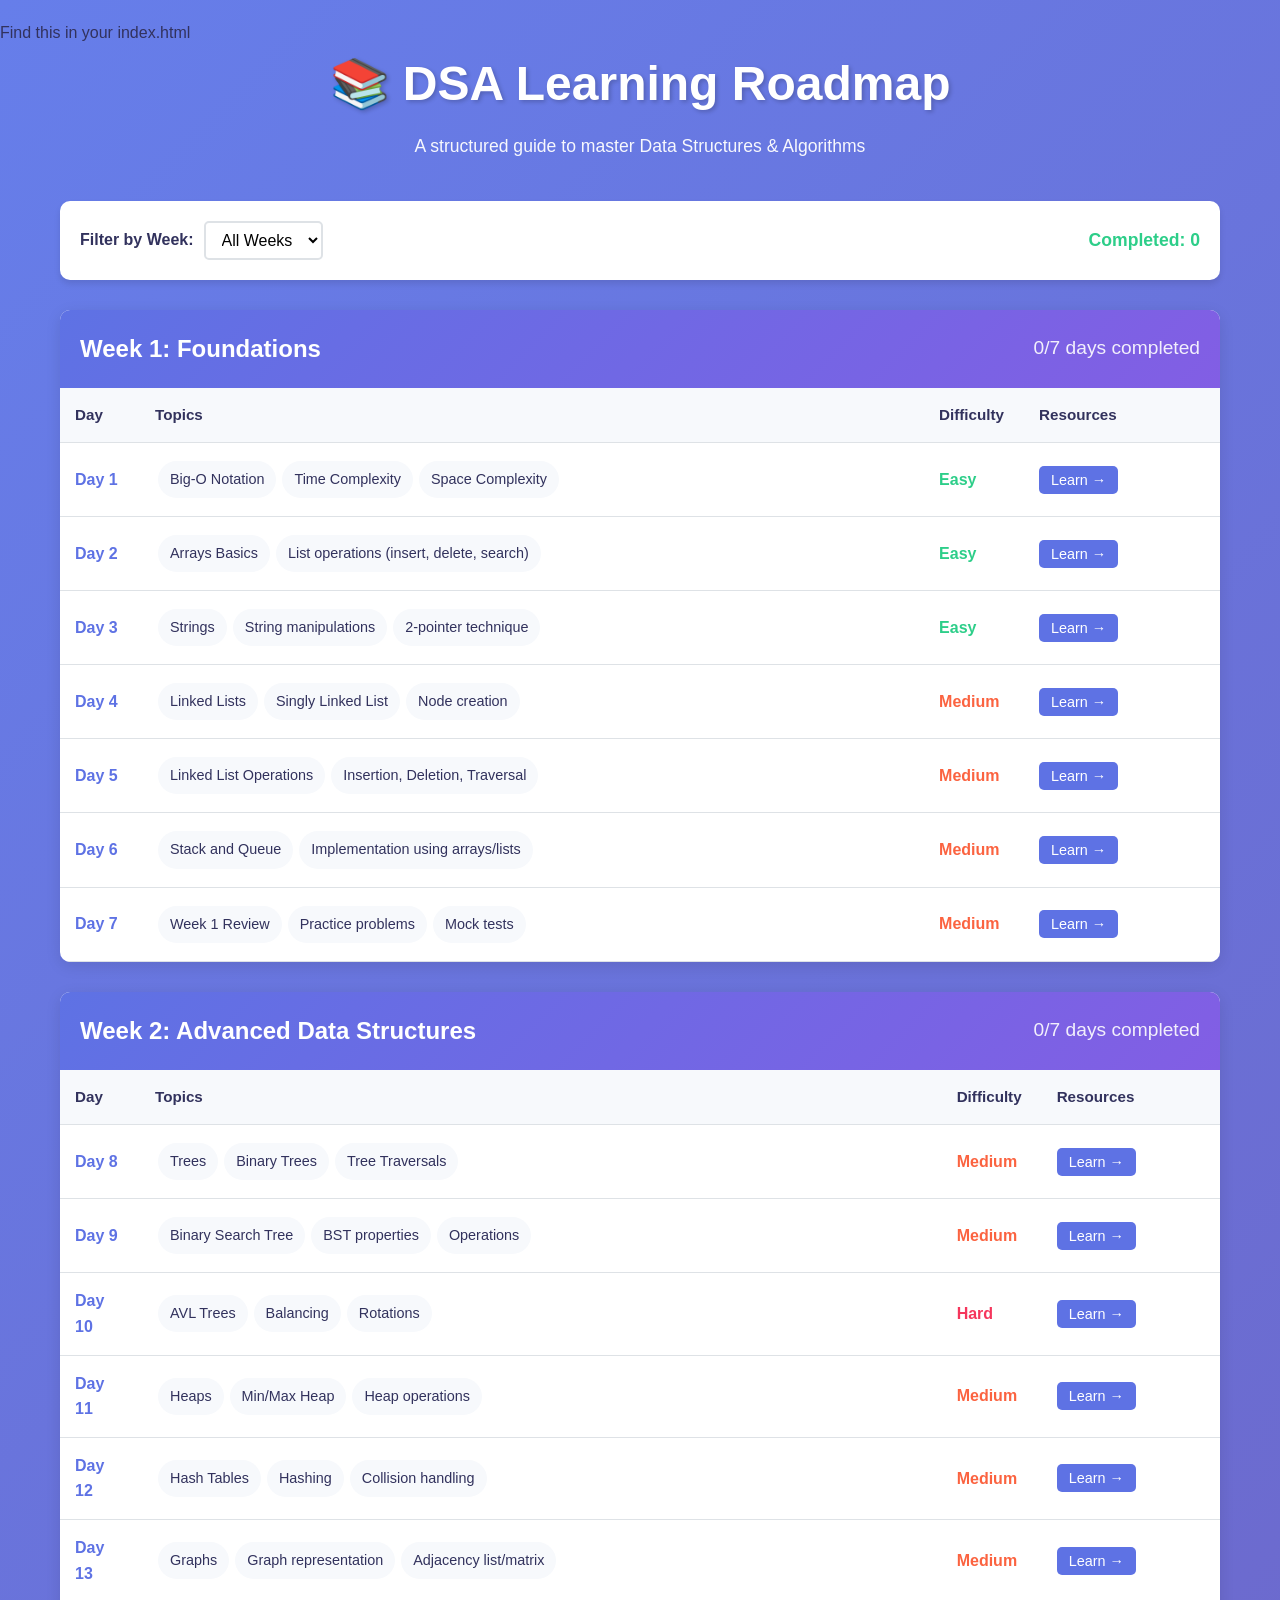
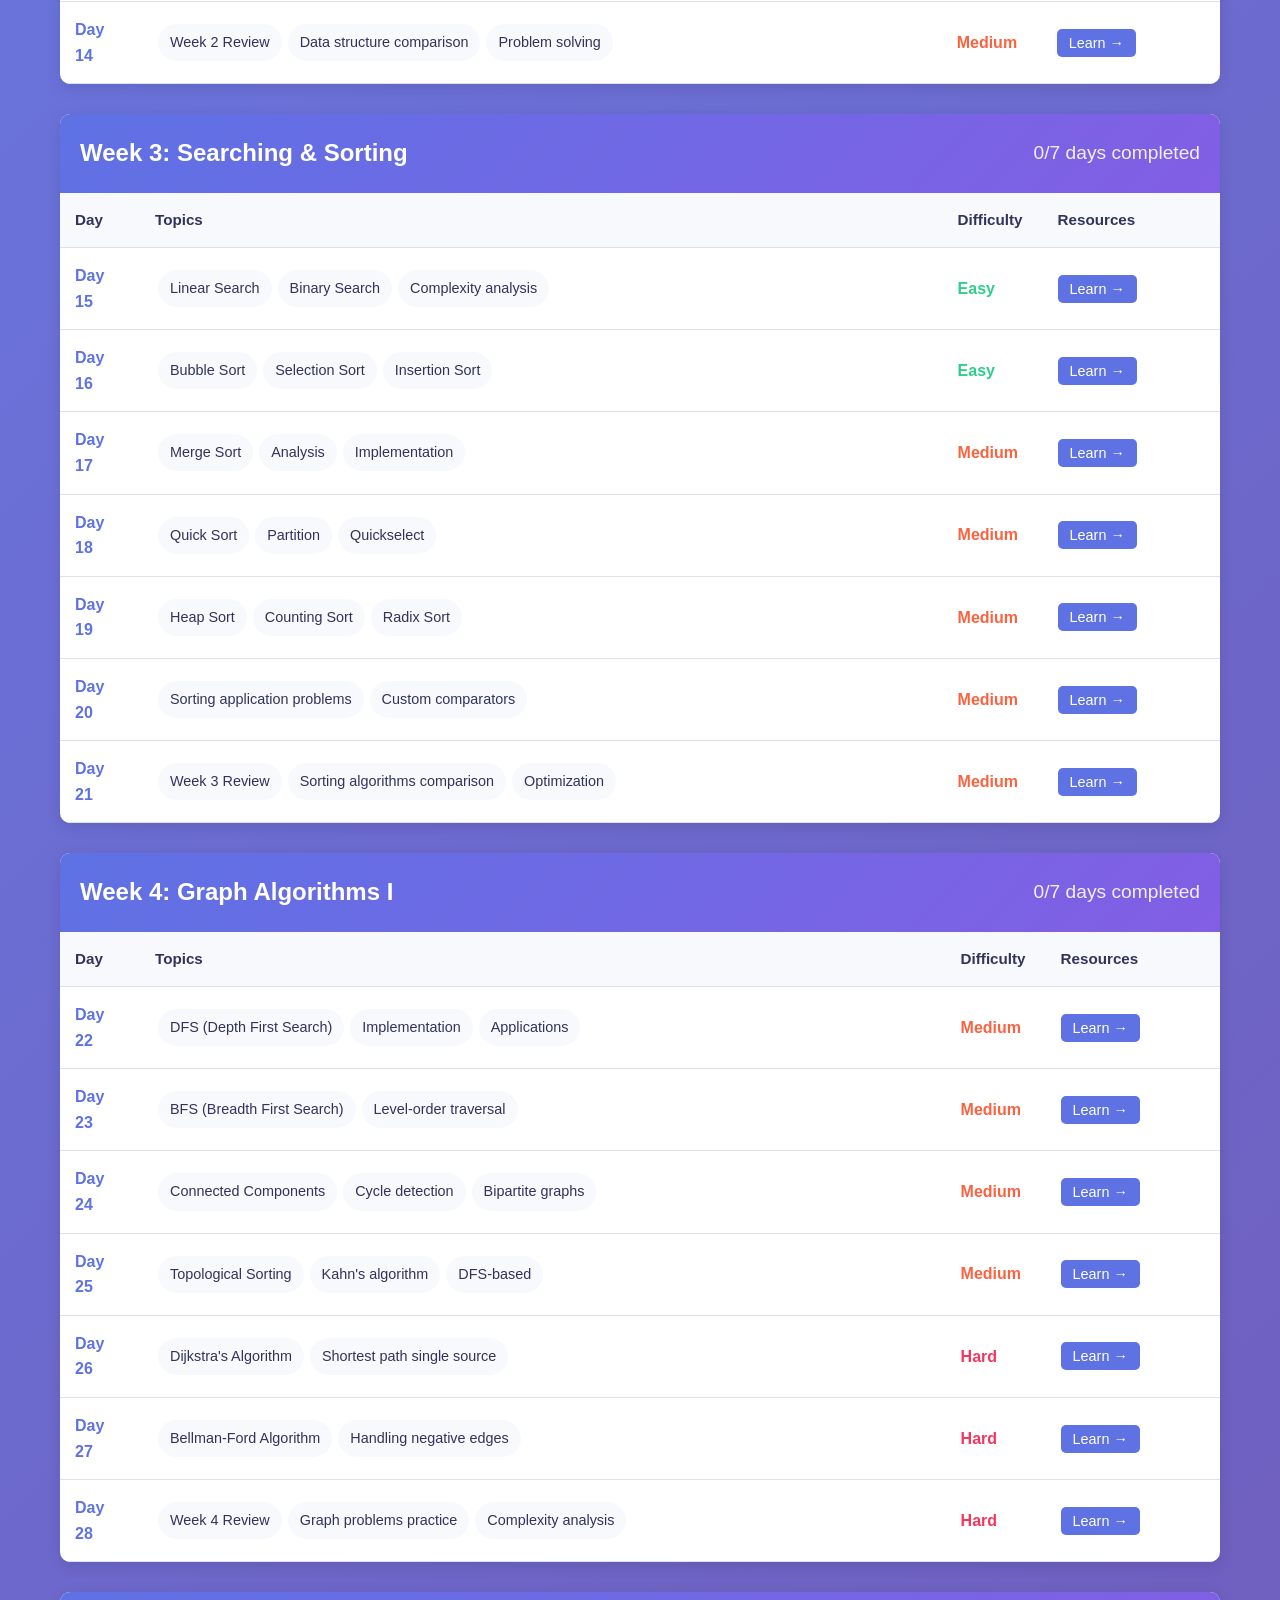
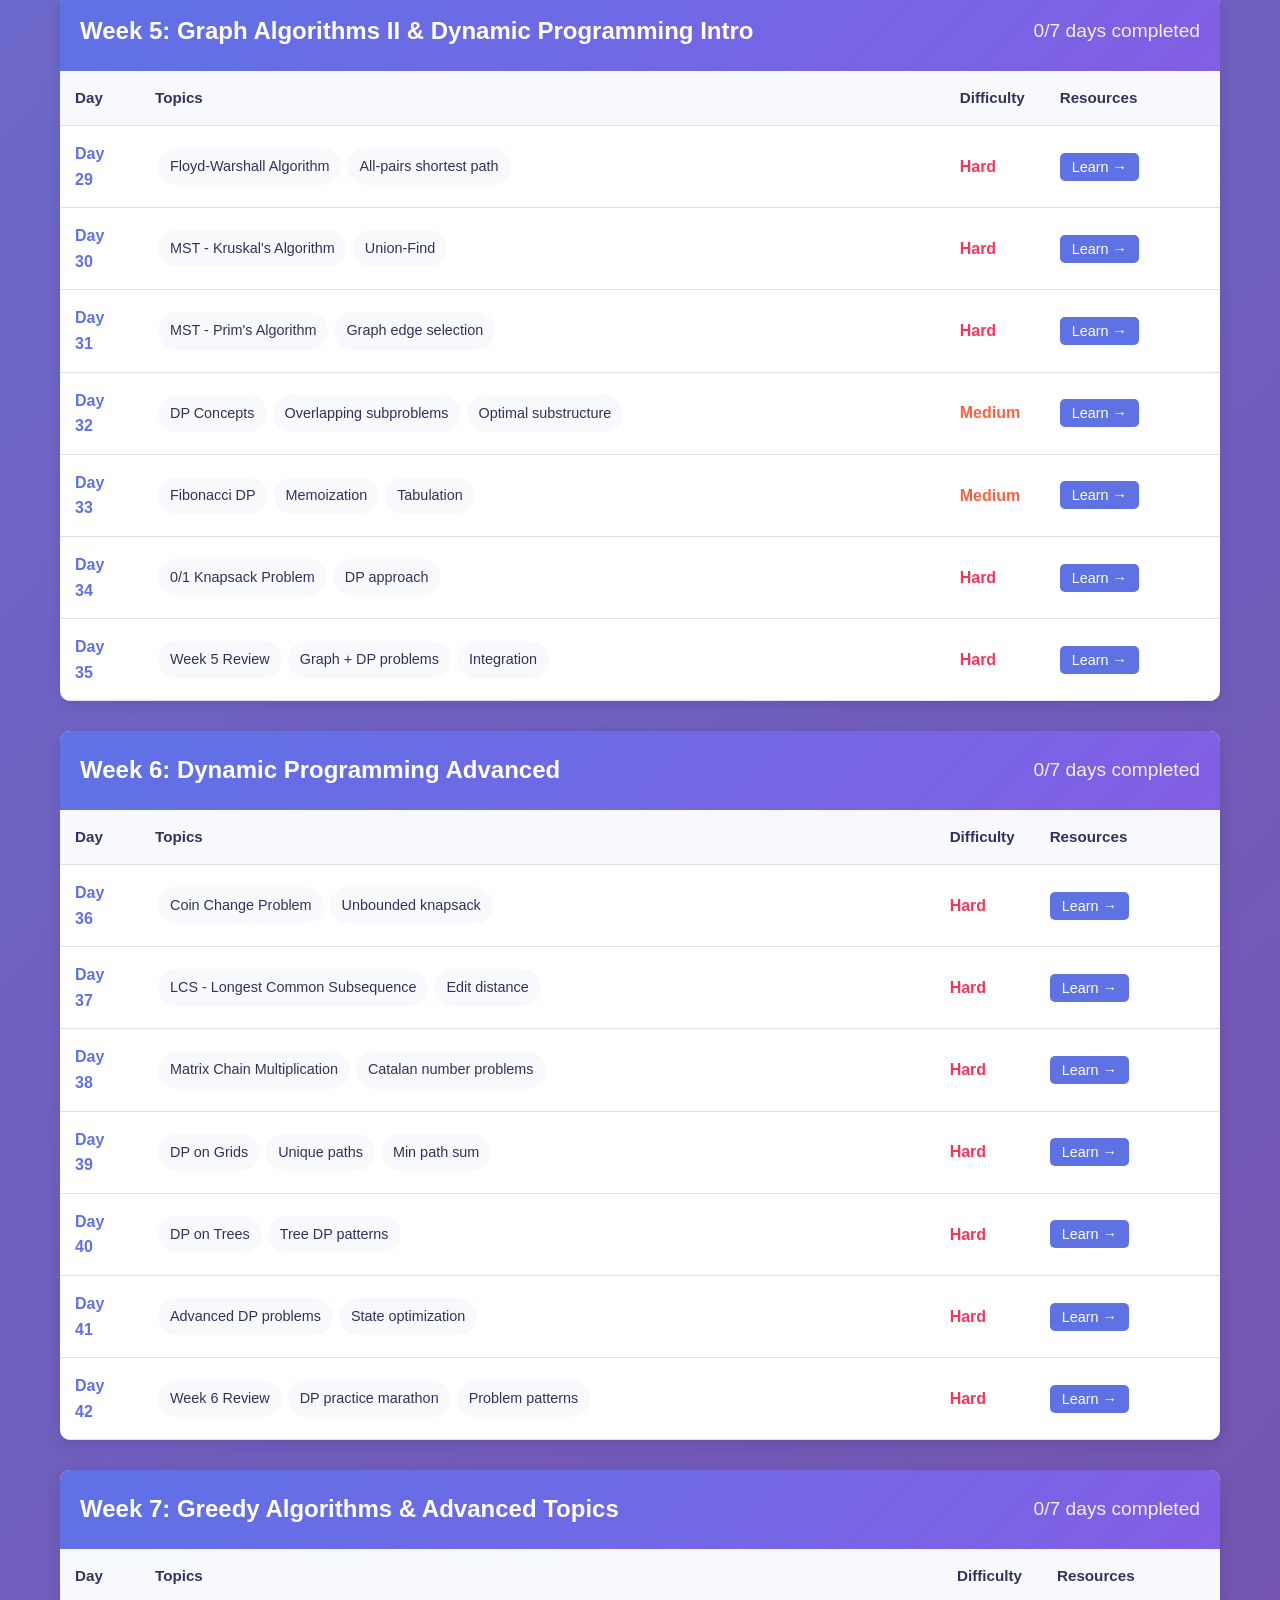
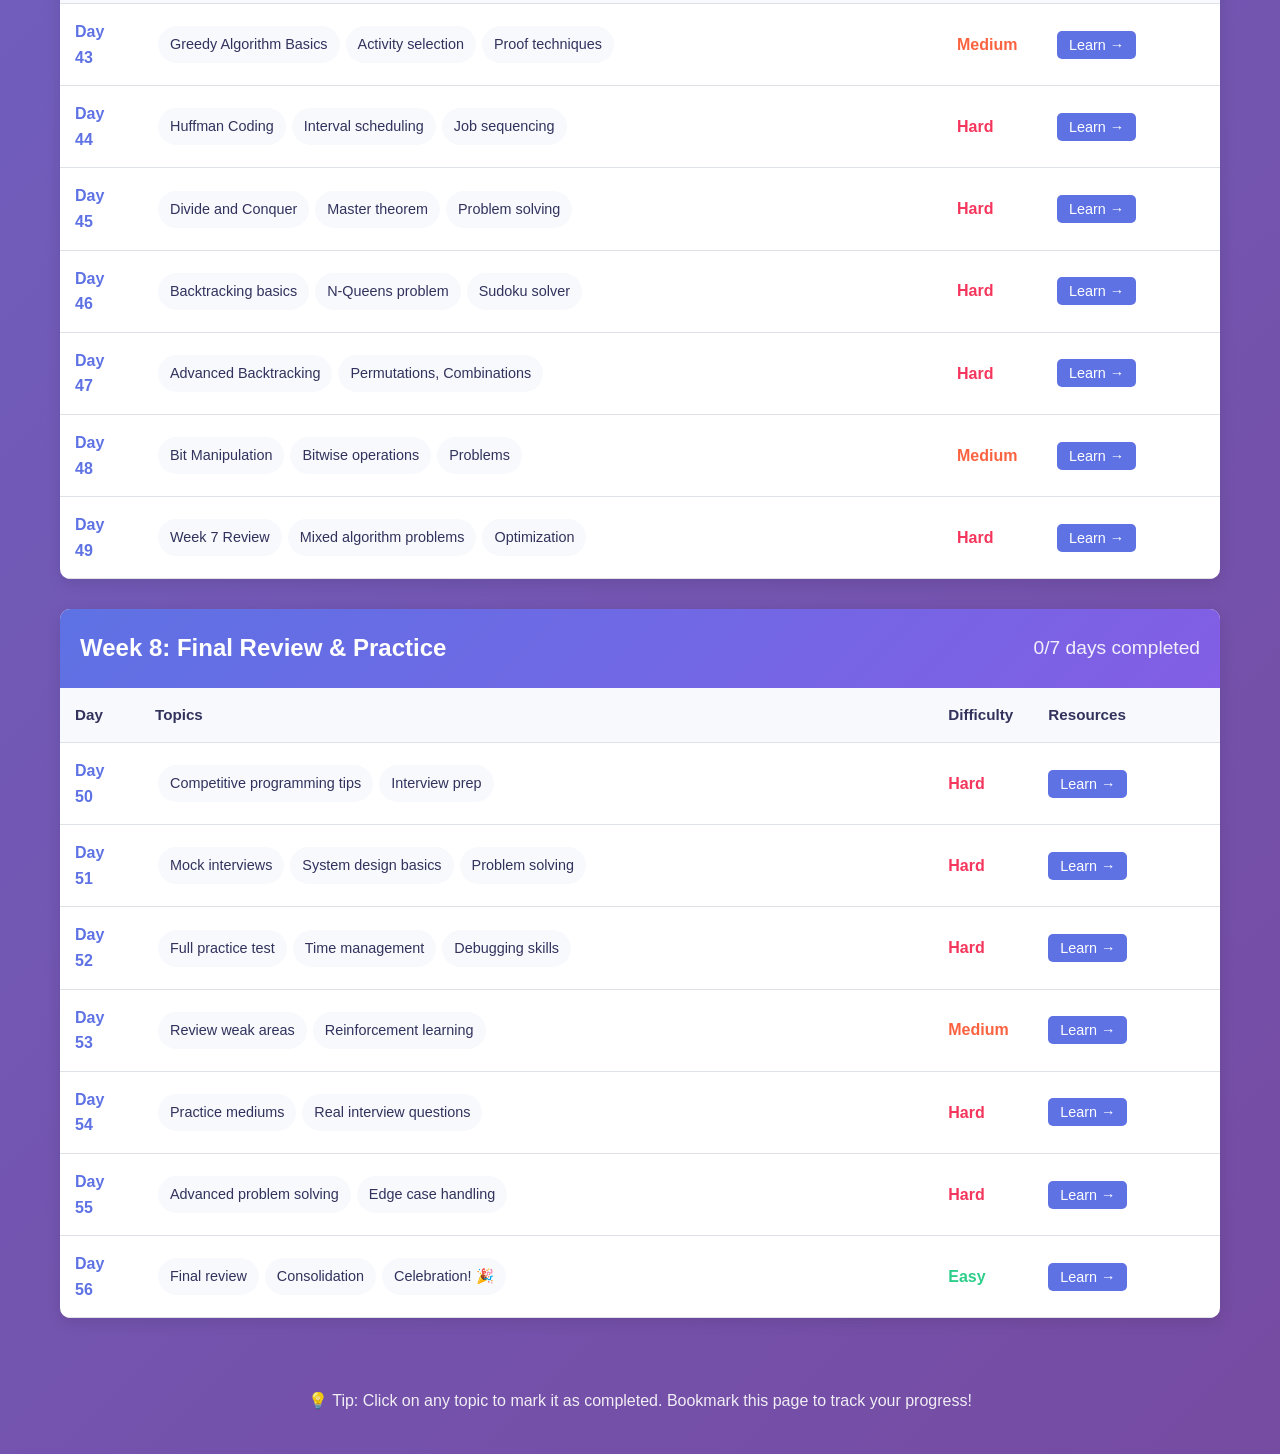
<file: index.html>
<!DOCTYPE html>
<html lang="en">
<head>
    <meta charset="UTF-8">
    <meta name="viewport" content="width=device-width, initial-scale=1.0">
    <meta name="google-site-verification" content="rJSB5gz6GTXMxmbUcREKKWcOHPpp6bsmalPj3-5RJiQ" />
    <title>DSA Roadmap - Your Learning Path</title>
    <link rel="stylesheet" href="styles.css">
    Find this in your index.html
</head>
<body>
    <div class="container">
        <header>
            <h1>📚 DSA Learning Roadmap</h1>
            <p class="subtitle">A structured guide to master Data Structures & Algorithms</p>
        </header>

        <nav class="controls">
            <div class="filter-group">
                <label for="weekFilter">Filter by Week:</label>
                <select id="weekFilter">
                    <option value="all">All Weeks</option>
                </select>
            </div>
            <div class="stats">
                <span class="completed-count">Completed: <strong id="completedCount">0</strong></span>
            </div>
        </nav>

        <main id="roadmapContainer">
            <!-- Roadmap will be dynamically inserted here -->
        </main>

        <footer>
            <p>💡 Tip: Click on any topic to mark it as completed. Bookmark this page to track your progress!</p>
        </footer>
    </div>

    <script src="data.js"></script>
    <script src="script.js"></script>
</body>
</html>
</file>
<file: styles.css>
:root {
    --primary-color: #5e72e4;
    --secondary-color: #825ee4;
    --success-color: #2dce89;
    --warning-color: #fb6340;
    --danger-color: #f5365c;
    --dark-color: #32325d;
    --light-color: #f7f9fc;
    --border-color: #dee2e6;
    --text-dark: #32325d;
    --text-light: #8898aa;
}

* {
    margin: 0;
    padding: 0;
    box-sizing: border-box;
}

body {
    font-family: 'Segoe UI', Tahoma, Geneva, Verdana, sans-serif;
    background: linear-gradient(135deg, #667eea 0%, #764ba2 100%);
    color: var(--text-dark);
    line-height: 1.6;
    min-height: 100vh;
    padding: 20px 0;
}

.container {
    max-width: 1200px;
    margin: 0 auto;
    padding: 0 20px;
}

header {
    text-align: center;
    margin-bottom: 40px;
    color: white;
}

header h1 {
    font-size: 3em;
    margin-bottom: 10px;
    text-shadow: 2px 2px 4px rgba(0, 0, 0, 0.2);
}

.subtitle {
    font-size: 1.1em;
    opacity: 0.95;
    font-weight: 300;
}

.controls {
    display: flex;
    justify-content: space-between;
    align-items: center;
    background: white;
    padding: 20px;
    border-radius: 10px;
    margin-bottom: 30px;
    box-shadow: 0 4px 6px rgba(0, 0, 0, 0.1);
    flex-wrap: wrap;
    gap: 20px;
}

.filter-group {
    display: flex;
    align-items: center;
    gap: 10px;
}

.filter-group label {
    font-weight: 600;
    color: var(--text-dark);
}

.filter-group select {
    padding: 8px 12px;
    border: 2px solid var(--border-color);
    border-radius: 5px;
    background: white;
    cursor: pointer;
    font-size: 1em;
    transition: border-color 0.3s ease;
}

.filter-group select:hover {
    border-color: var(--primary-color);
}

.filter-group select:focus {
    outline: none;
    border-color: var(--primary-color);
    box-shadow: 0 0 0 3px rgba(94, 114, 228, 0.1);
}

.stats {
    font-weight: 600;
    color: var(--success-color);
    font-size: 1.1em;
}

.week-section {
    background: white;
    border-radius: 10px;
    margin-bottom: 30px;
    overflow: hidden;
    box-shadow: 0 4px 15px rgba(0, 0, 0, 0.1);
    transition: transform 0.3s ease, box-shadow 0.3s ease;
}

.week-section:hover {
    transform: translateY(-5px);
    box-shadow: 0 8px 25px rgba(0, 0, 0, 0.15);
}

.week-header {
    background: linear-gradient(135deg, var(--primary-color), var(--secondary-color));
    color: white;
    padding: 20px;
    font-size: 1.5em;
    font-weight: 700;
    display: flex;
    justify-content: space-between;
    align-items: center;
}

.week-progress {
    font-size: 0.8em;
    opacity: 0.9;
    font-weight: 500;
}

.days-table {
    width: 100%;
    border-collapse: collapse;
}

.days-table th,
.days-table td {
    padding: 15px;
    text-align: left;
    border-bottom: 1px solid var(--border-color);
}

.days-table th {
    background-color: var(--light-color);
    font-weight: 700;
    color: var(--text-dark);
    font-size: 0.95em;
}

.days-table tbody tr {
    transition: background-color 0.2s ease;
}

.days-table tbody tr:hover {
    background-color: #f3f6ff;
}

.day-cell {
    font-weight: 600;
    color: var(--primary-color);
    width: 80px;
}

.topics-cell {
    flex: 1;
}

.topic-tag {
    display: inline-block;
    background-color: var(--light-color);
    color: var(--text-dark);
    padding: 5px 10px;
    border-radius: 20px;
    margin: 3px;
    font-size: 0.9em;
    cursor: pointer;
    transition: all 0.2s ease;
    border: 2px solid transparent;
}

.topic-tag:hover {
    background-color: var(--primary-color);
    color: white;
    border-color: var(--primary-color);
}

.topic-tag.completed {
    background-color: var(--success-color);
    color: white;
    text-decoration: line-through;
    opacity: 0.7;
}

.difficulty {
    font-weight: 600;
    text-align: center;
    width: 100px;
}

.difficulty.easy {
    color: var(--success-color);
}

.difficulty.medium {
    color: var(--warning-color);
}

.difficulty.hard {
    color: var(--danger-color);
}

.resource-cell {
    text-align: center;
}

.resource-btn {
    background-color: var(--primary-color);
    color: white;
    border: none;
    padding: 6px 12px;
    border-radius: 5px;
    cursor: pointer;
    font-size: 0.9em;
    transition: background-color 0.2s ease;
}

.resource-btn:hover {
    background-color: var(--secondary-color);
}

.resource-btn:disabled {
    background-color: var(--border-color);
    cursor: not-allowed;
    opacity: 0.6;
}

footer {
    text-align: center;
    color: white;
    margin-top: 50px;
    padding: 20px;
    opacity: 0.9;
}

/* Responsive Design */
@media (max-width: 768px) {
    header h1 {
        font-size: 2em;
    }

    .controls {
        flex-direction: column;
        align-items: stretch;
    }

    .filter-group {
        flex-direction: column;
    }

    .filter-group select {
        width: 100%;
    }

    .stats {
        text-align: center;
    }

    .week-header {
        flex-direction: column;
        gap: 10px;
    }

    .days-table {
        font-size: 0.9em;
    }

    .days-table th,
    .days-table td {
        padding: 10px;
    }

    .topic-tag {
        padding: 4px 8px;
        font-size: 0.85em;
    }

    .resource-btn {
        padding: 4px 8px;
        font-size: 0.85em;
    }
}

@media (max-width: 480px) {
    header h1 {
        font-size: 1.5em;
    }

    .subtitle {
        font-size: 0.95em;
    }

    .days-table {
        font-size: 0.8em;
    }

    .days-table th,
    .days-table td {
        padding: 8px;
    }

    .topic-tag {
        padding: 3px 6px;
        font-size: 0.8em;
        margin: 2px;
    }
}
</file>
